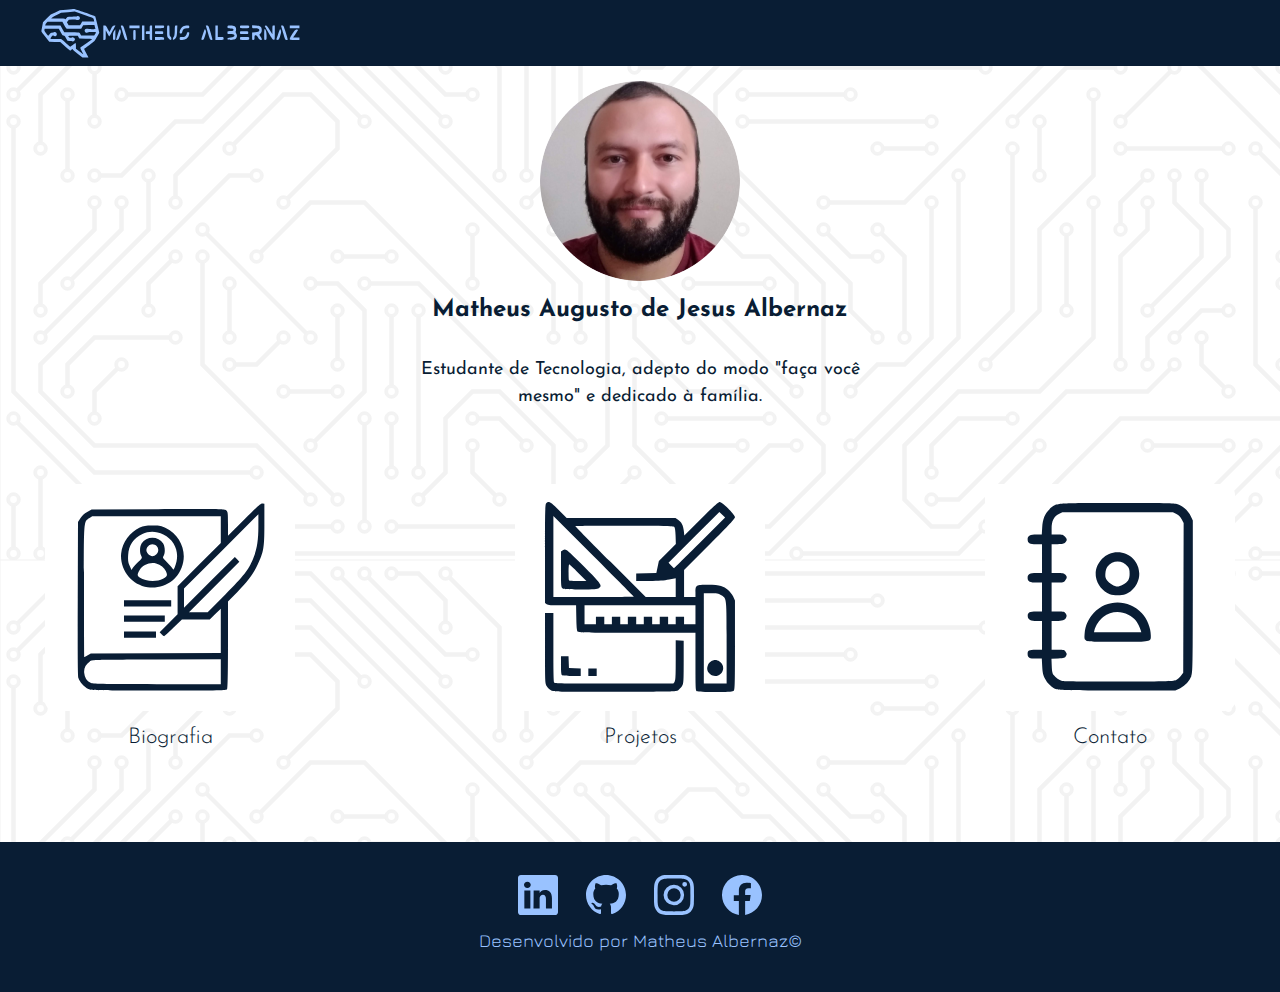
<file: index.html>
<!DOCTYPE html>
<html lang="pt-br">
	<head>
		<meta charset="UTF-8">
		<meta http-equiv="X-UA-Compatible" content="IE=edge">
		<meta name="viewport" content="width=device-width, initial-scale=1.0">
		<link rel="stylesheet" type="text/css" href="static/css/estilo.css">
		<link rel="stylesheet" href="static/css/bootstrap/css/bootstrap.min.css">
		<title>Home</title>
	</head>
	<body>
		<header class="cabecalho">
			<nav class="cabecalho-nav">
				<a href="index.html" class="link"><img src="static/images/logo.svg" alt="logo matheus albernaz"></a>
			</nav>
		</header>
		<main>
			<section class="secao-1">
				<img srcset='static/images/foto_perfil_150.png 150w, static/images/foto_perfil_200.png 200w' sizes="(max-width: 600px) 150px, 200px" alt="foto-perfil">
				<div class="secao-1-texto">
					<h1 class="secao-1-texto-titulo"><b>Matheus Augusto de Jesus Albernaz</b></h1>
					<br>
					<p class="secao-1-texto-paragrafo">Estudante de Tecnologia, adepto do modo "faça você mesmo" e dedicado à família.</p>
				</div>
			</section>
			<section class="secao-2">
				<figure class="secao-2-figura">
					<a class="secao-2-figura-img" href="biografia.html"><img class="img" src="static/images/biografia.svg" alt="foto-biografia"></a>
					<figcaption>Biografia</figcaption>
				</figure>
				<figure class="secao-2-figura">
					<a class="secao-2-figura-img" href="projetos.html"><img class="img" src="static/images/projeto.svg" alt="foto-projetos"></a>
					<figcaption>Projetos</figcaption>
				</figure>
				<figure class="secao-2-figura">
					<a class="secao-2-figura-img" href="contatos.html"><img class="img" src="static/images/livro-de-contato.svg" alt="foto-contatos"></a>
					<figcaption>Contato</figcaption>
				</figure>
			</section>
		</main>
		<footer class="rodape">
		<nav class="rodape-logos">
			<a class="link" href="https://www.linkedin.com/in/matheus-augusto-de-jesus-albernaz-918536216/" Target="_blank"><img class="rodape-logo" src="static/images/linkedin.svg" alt="logo-linkeind"></a>
			<a class="link" href="https://github.com/MatheusAJesus" Target="_blank"><img class="rodape-logo" src="static/images/github.svg" alt="logo-github"></a>
			<a class="link" href="https://www.instagram.com/mhs_jesus_woodcrafter/" Target="_blank"><img class="rodape-logo" src="static/images/instagram.svg" alt="logo-instagram"></a>
			<a class="link" href="https://www.facebook.com/samsmatheus" Target="_blank"><img class="rodape-logo" src="static/images/facebook.svg" alt="logo-facebook"></a>
		</nav>
			<h4 class="rodape-texto">Desenvolvido por Matheus Albernaz&copy;</h4>
		</footer>
	</body>
</html>
</file>
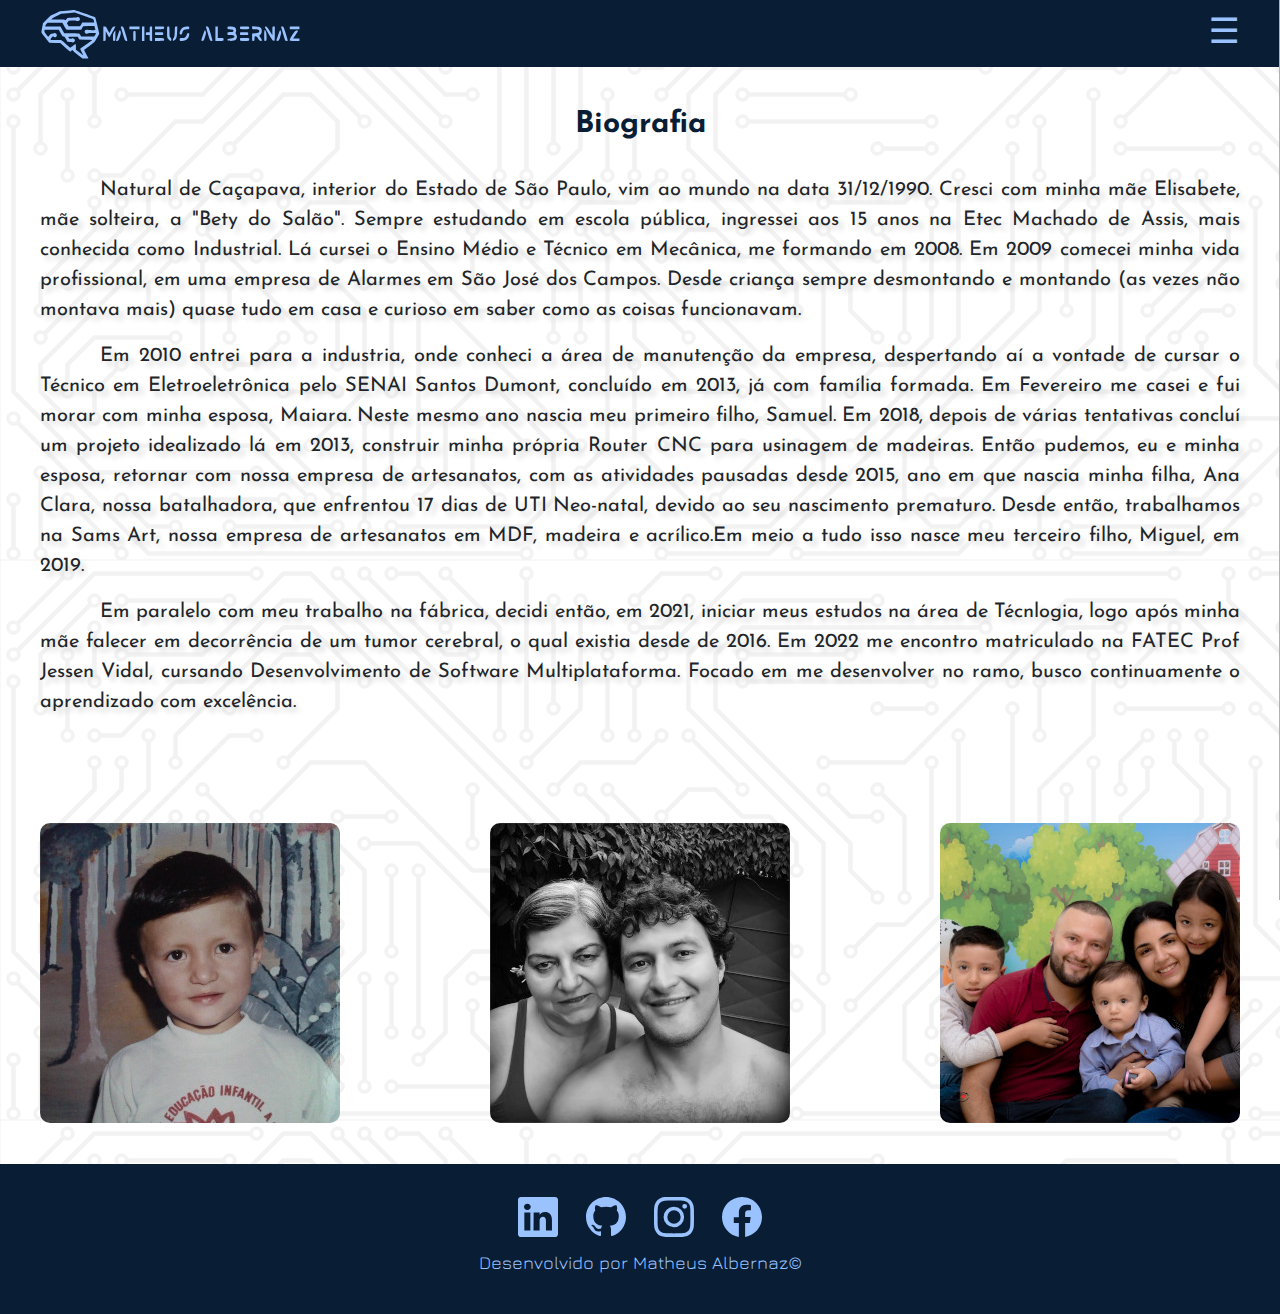
<file: biografia.html>
<!DOCTYPE html>
<html lang="pt-br">
	<head>
		<meta charset="UTF-8">
		<meta http-equiv="X-UA-Compatible" content="IE=edge">
		<meta name="viewport" content="width=device-width, initial-scale=1.0">
		<link rel="stylesheet" type="text/css" href="static/css/estilo2.css">
		<link rel="stylesheet" href="static/css/bootstrap/css/bootstrap.min.css">
		<title>Biografia</title>
	</head>
	<body>
		<header class="cabecalho">
			<nav class="cabecalho-nav">
				<a class="link" href="index.html"><img src="static/images/logo.svg" alt="logo matheus albernaz"></a>
				<div id="mySidenav" class="sidenav">
					<a href="javascript:void(0)" class="closebtn" onclick="closeNav()">&times;</a>
					<hr class="hr_black">
					<a href="index.html">Home</a>
					<hr class="hr_black">
					<a href="projetos.html">Projetos</a>
					<hr class="hr_black">           
					<a href="contatos.html">Contato</a>
					<hr class="hr_black">
				</div>
				<span class="icon_nav_style" onclick="openNav()">&#9776;</span>
		
				<script>
					function openNav() {
					document.getElementById("mySidenav").style.width = "250px";
					}
		
					function closeNav() {
					document.getElementById("mySidenav").style.width = "0";
					}
				</script>
			</nav>
		</header>
		<main>
			<section class="secao-1">
				<div class="secao-1-texto">
					<h1 class="secao-1-texto-titulo"><b>Biografia</b></h1>
					<br>
					<p class="secao-1-texto-paragrafo">Natural de Caçapava, interior do Estado de São Paulo, vim ao mundo na data 31/12/1990. Cresci com minha mãe Elisabete, mãe solteira, a "Bety do Salão". Sempre estudando em escola pública, ingressei aos 15 anos na Etec Machado de Assis, mais conhecida como Industrial. Lá cursei o Ensino Médio e Técnico em Mecânica, me formando em 2008. Em 2009 comecei minha vida profissional, em uma empresa de Alarmes em São José dos Campos. Desde criança sempre desmontando e montando (as vezes não montava mais) quase tudo em casa e curioso em saber como as coisas funcionavam. </p>
					<p class="secao-1-texto-paragrafo">Em 2010 entrei para a industria, onde conheci a área de manutenção da empresa, despertando aí a vontade de cursar o Técnico em Eletroeletrônica pelo SENAI Santos Dumont, concluído em 2013, já com família formada. Em Fevereiro me casei e fui morar com minha esposa, Maiara. Neste mesmo ano nascia meu primeiro filho, Samuel. Em 2018, depois de várias tentativas concluí um projeto idealizado lá em 2013, construir minha própria Router CNC para usinagem de madeiras. Então pudemos, eu e minha esposa, retornar com nossa empresa de artesanatos, com as atividades pausadas desde 2015, ano em que nascia minha filha, Ana Clara, nossa batalhadora, que enfrentou 17 dias de UTI Neo-natal, devido ao seu nascimento prematuro. Desde então, trabalhamos na Sams Art, nossa empresa de artesanatos em MDF, madeira e acrílico.Em meio a tudo isso nasce meu terceiro filho, Miguel, em 2019. </p>
					<p class="secao-1-texto-paragrafo">Em paralelo com meu trabalho na fábrica, decidi então, em 2021, iniciar meus estudos na área de Técnlogia, logo após minha mãe falecer em decorrência de um tumor cerebral, o qual existia desde de 2016. Em 2022 me encontro matriculado na FATEC Prof Jessen Vidal, cursando Desenvolvimento de Software Multiplataforma. Focado em me desenvolver no ramo, busco continuamente o aprendizado com excelência.</p>

				</div>
			</section>
			<section class="secao-2">
				<figure class="secao-2-figura">
					<img class="secao-2-figura-img" src="static/images/infância.jpg" alt="foto-biografia">
				</figure>
				<figure class="secao-2-figura">
					<img style="filter:grayscale(100%);" class="secao-2-figura-img" src="static/images/mae.jpg" alt="foto-biografia">
				</figure>
				<figure class="secao-2-figura">
					<img class="secao-2-figura-img" src="static/images/familia.jpg" alt="foto-biografia">
				</figure>
			</section>
		</main>
		<footer class="rodape">
			<nav class="rodape-logos">
				<a class="link" href="https://www.linkedin.com/in/matheus-augusto-de-jesus-albernaz-918536216/" Target="_blank"><img class="rodape-logo" src="static/images/linkedin.svg" alt="logo-linkeind"></a>
				<a class="link" href="https://github.com/MatheusAJesus" Target="_blank"><img class="rodape-logo" src="static/images/github.svg" alt="logo-github"></a>
				<a class="link" href="https://www.instagram.com/mhs_jesus_woodcrafter/" Target="_blank"><img class="rodape-logo" src="static/images/instagram.svg" alt="logo-instagram"></a>
				<a class="link" href="https://www.facebook.com/samsmatheus" Target="_blank"><img class="rodape-logo" src="static/images/facebook.svg" alt="logo-facebook"></a>
			</nav>
			<h4 class="rodape-texto">Desenvolvido por Matheus Albernaz&copy;</h4>
		</footer>
	</body>
</html>
</file>
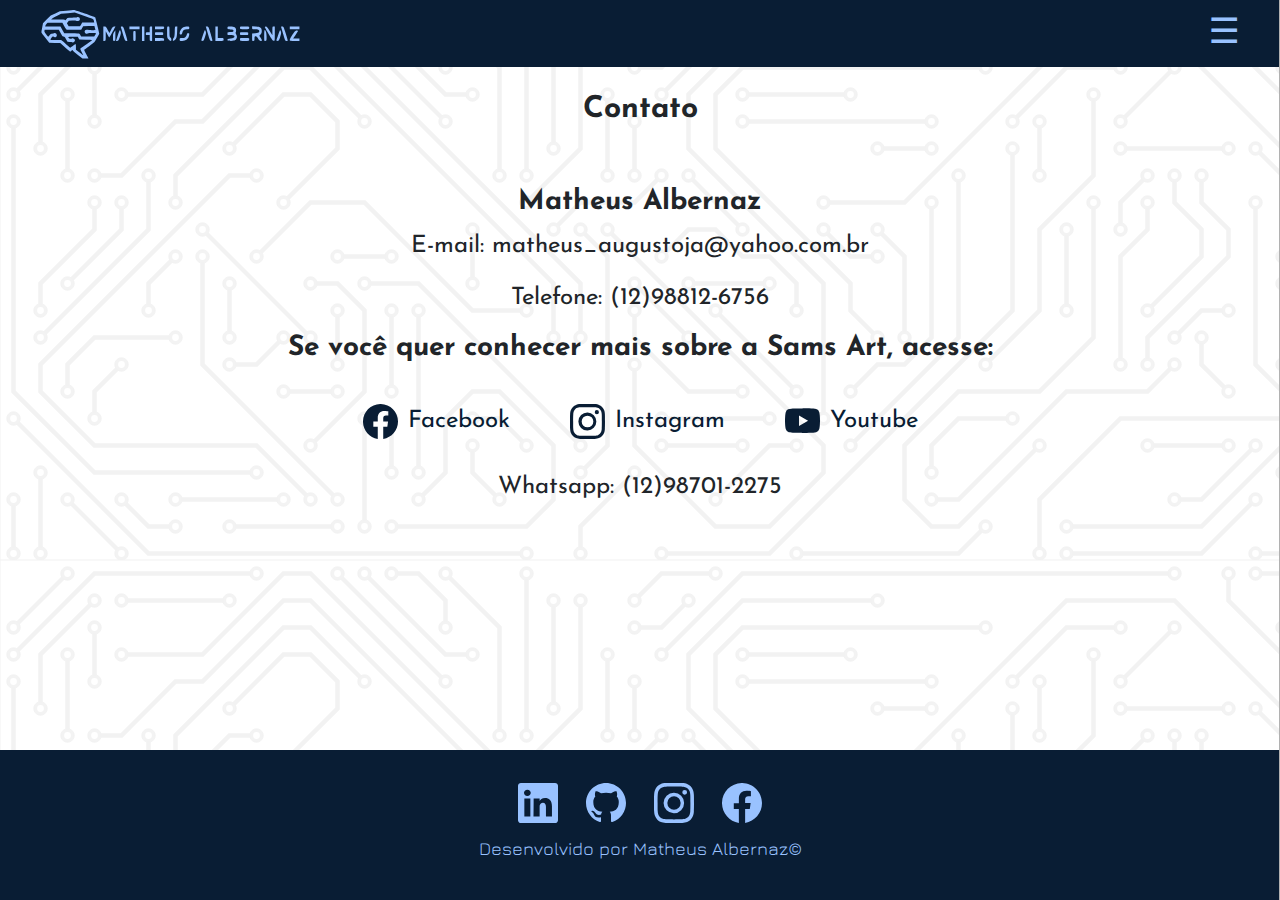
<file: contatos.html>
<!DOCTYPE html>
<html lang="pt-br">
	<head>
		<meta charset="UTF-8">
		<meta http-equiv="X-UA-Compatible" content="IE=edge">
		<meta name="viewport" content="width=device-width, initial-scale=1.0">
		<link rel="stylesheet" type="text/css" href="static/css/estilo2.css">
		<link rel="stylesheet" href="static/css/bootstrap/css/bootstrap.min.css">
		<title>Contatos</title>
	</head>
	<body>
		<header class="cabecalho">
			<nav class="cabecalho-nav">
				<a class="link" href="index.html"><img src="static/images/logo.svg" alt="logo matheus albernaz"></a>
				<div id="mySidenav" class="sidenav">
					<a href="javascript:void(0)" class="closebtn" onclick="closeNav()">&times;</a>
					<hr class="hr_black">
					<a href="index.html">Home</a>
					<hr class="hr_black">
					<a href="biografia.html">Biografia</a>
					<hr class="hr_black">           
					<a href="projetos.html">Projetos</a>
					<hr class="hr_black">
				</div>
				<span class="icon_nav_style" onclick="openNav()">&#9776;</span>
		
				<script>
					function openNav() {
					document.getElementById("mySidenav").style.width = "250px";
					}
		
					function closeNav() {
					document.getElementById("mySidenav").style.width = "0";
					}
				</script>
			</nav>
		</header>
		<main>
			<h1 class="secao-1-contatos-titulo"><b>Contato</b></h1>
			<section class="secao-2-contatos">
				<h2 class="secao-2-contatos-titulo">Matheus Albernaz</h2>
				<p class="secao-2-contatos-paragrafo">E-mail: matheus_augustoja@yahoo.com.br</p>
				<p class="secao-2-contatos-paragrafo">Telefone: (12)98812-6756</p>
				<h2 class="secao-2-contatos-titulo">Se você quer conhecer mais sobre a Sams Art, acesse:</h2>
				<div class="contatos-redes">				
					<a class="redes" href="https://facebook.com/samsartcacapava/" Target="_blank">
						<img class="logo" src="static/images/facebook2.svg" alt="logo-facebook">
						<p class="paragrafo-redes">Facebook</p>
					</a>
					<a class="redes" href="https://www.instagram.com/samsartcacapava/?hl=pt-br" Target="_blank">
						<img class="logo" src="static/images/instagram2.svg" alt="logo-instagram">
						<p class="paragrafo-redes">Instagram</p>
					</a>
					<a class="redes" href="https://www.youtube.com/channel/UC4AQsX1wzunQA8LZS2zuIKA" Target="_blank">
						<img class="logo" src="static/images/youtube.svg" alt="logo-youtube">
						<p class="paragrafo-redes">Youtube</p>
					</a>
				</div>
				<p class="secao-2-contatos-paragrafo">Whatsapp: (12)98701-2275</p>
			</section>
		</main>
		<footer class="rodape">
			<nav class="rodape-logos">
				<a class="link" href="https://www.linkedin.com/in/matheus-augusto-de-jesus-albernaz-918536216/" Target="_blank"><img class="rodape-logo" src="static/images/linkedin.svg" alt="logo-linkeind"></a>
				<a class="link" href="https://github.com/MatheusAJesus" Target="_blank"><img class="rodape-logo" src="static/images/github.svg" alt="logo-github"></a>
				<a class="link" href="https://www.instagram.com/mhs_jesus_woodcrafter/" Target="_blank"><img class="rodape-logo" src="static/images/instagram.svg" alt="logo-instagram"></a>
				<a class="link" href="https://www.facebook.com/samsmatheus" Target="_blank"><img class="rodape-logo" src="static/images/facebook.svg" alt="logo-facebook"></a>
			</nav>
			<h4 class="rodape-texto">Desenvolvido por Matheus Albernaz&copy;</h4>
		</footer>
	</body>
</html>
</file>
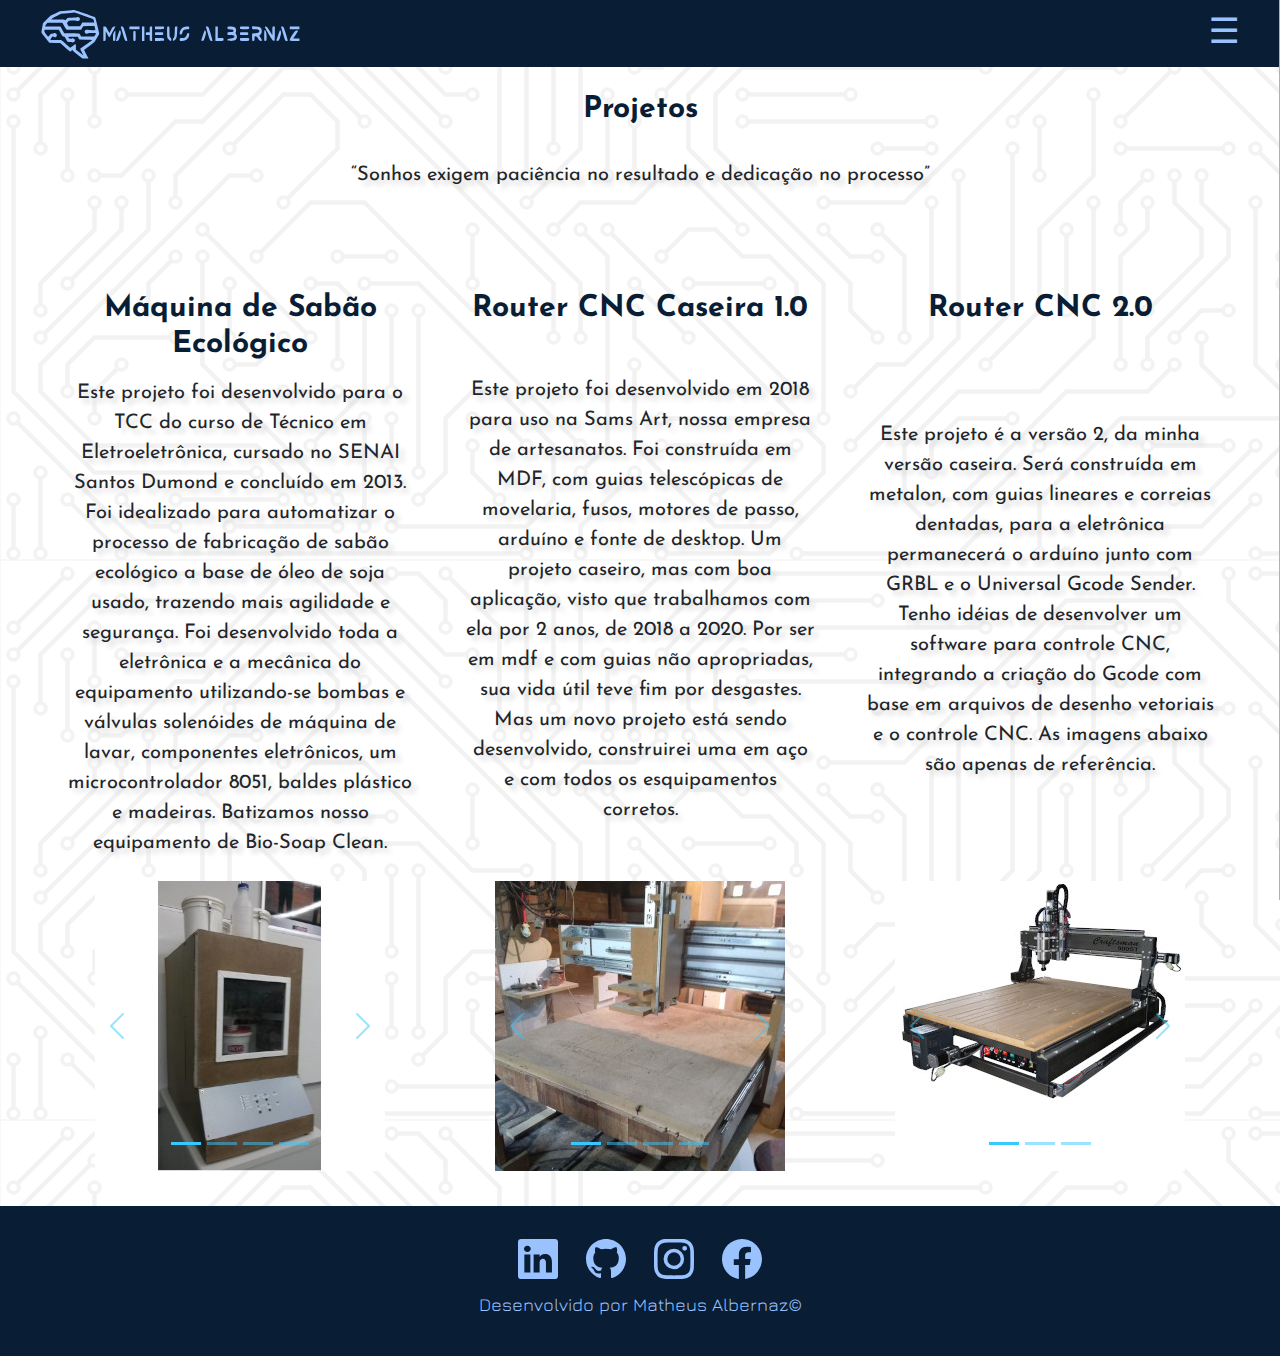
<file: projetos.html>
<!DOCTYPE html>
<html lang="pt-br">
	<head>
		<meta charset="UTF-8">
		<meta http-equiv="X-UA-Compatible" content="IE=edge">
		<meta name="viewport" content="width=device-width, initial-scale=1.0">
		<link rel="stylesheet" type="text/css" href="static/css/estilo2.css">
		<link rel="stylesheet" href="static/css/bootstrap/css/bootstrap.min.css">		
		<title>Projetos</title>
	</head>
	<body>
		<header class="cabecalho">
			<nav class="cabecalho-nav">
				<a class="link" href="index.html"><img src="static/images/logo.svg" 
				alt="logo matheus albernaz"></a>
				<div id="mySidenav" class="sidenav">
					<a href="javascript:void(0)" class="closebtn" onclick="closeNav()">&times;</a>
					<hr class="hr_black">
					<a href="index.html">Home</a>
					<hr class="hr_black">
					<a href="biografia.html">Biografia</a>
					<hr class="hr_black">           
					<a href="contatos.html">Contato</a>
					<hr class="hr_black">
				</div>
				<span class="icon_nav_style" onclick="openNav()">&#9776;</span>
		
				<script>
					function openNav() {
					document.getElementById("mySidenav").style.width = "250px";
					}
		
					function closeNav() {
					document.getElementById("mySidenav").style.width = "0";
					}
				</script>
			</nav>
		</header>
		<main>
			<section class="secao-1-projetos">
				<div class="secao-1-texto">
					<h1 class="secao-1-texto-titulo"><b>Projetos</b></h1>
					<br>
					<p class="secao-1-texto-paragrafo-projetos">“Sonhos exigem paciência no resultado e dedicação no processo”</p>
				</div>
			</section>
			<section class="secao-2-projetos">
				<div class="projetos">
					<h1 class="secao-1-texto-titulo">Máquina de Sabão Ecológico</h1>
					<p class="secao-1-texto-paragrafo-projetos">Este projeto foi desenvolvido para o TCC do curso de Técnico em Eletroeletrônica, cursado no SENAI Santos Dumond e concluído em 2013. Foi idealizado para automatizar o processo de fabricação de sabão ecológico a base de óleo de soja usado, trazendo mais agilidade e segurança. Foi desenvolvido toda a eletrônica e a mecânica do equipamento utilizando-se bombas e válvulas solenóides de máquina de lavar, componentes eletrônicos, um microcontrolador 8051, baldes plástico e madeiras. Batizamos nosso equipamento de Bio-Soap Clean.</p>
					<div class="projetos-imagens">
						<div class="carousel slide" data-bs-ride="carousel" id="carousel-1">
							<div class="carousel-inner">
								<div class="carousel-item active"><img class="w-100 d-block" src="static/images/maq sabao.jpg" alt="Slide Image"></div>
								<div class="carousel-item"><img class="w-100 d-block" src="static/images/maq sabao2.jpg" alt="Slide Image"></div>
								<div class="carousel-item"><img class="w-100 d-block" src="static/images/maq sabao 3.jpg" alt="Slide Image"></div>
								<div class="carousel-item"><img class="w-100 d-block" src="static/images/sabao.jpg" alt="Slide Image"></div>
							</div>
							<div><a class="carousel-control-prev" href="#carousel-1" role="button" data-bs-slide="prev"><span class="carousel-control-prev-icon"></span><span class="visually-hidden">Previous</span></a><a class="carousel-control-next" href="#carousel-1" role="button" data-bs-slide="next"><span class="carousel-control-next-icon"></span><span class="visually-hidden">Next</span></a></div>
							<ol class="carousel-indicators">
								<li data-bs-target="#carousel-1" data-bs-slide-to="0" class="active"></li>
								<li data-bs-target="#carousel-1" data-bs-slide-to="1"></li>
								<li data-bs-target="#carousel-1" data-bs-slide-to="2"></li>
								<li data-bs-target="#carousel-1" data-bs-slide-to="3"></li>
							</ol>
						</div>
					</div>
				</div>
				<div class="projetos">
					<h1 class="secao-1-texto-titulo">Router CNC Caseira 1.0</h1>
					<p class="secao-1-texto-paragrafo-projetos">Este projeto foi desenvolvido em 2018 para uso na Sams Art, nossa empresa de artesanatos. Foi construída em MDF, com guias telescópicas de movelaria, fusos, motores de passo, arduíno e fonte de desktop. Um projeto caseiro, mas com boa aplicação, visto que trabalhamos com ela por 2 anos, de 2018 a 2020. Por ser em mdf e com guias não apropriadas, sua vida útil teve fim por desgastes. Mas um novo projeto está sendo desenvolvido, construirei uma em aço e com todos os esquipamentos corretos.</p>
					<div class="projetos-imagens">
						<div class="carousel slide" data-bs-ride="carousel" id="carousel-2">
							<div class="carousel-inner">
								<div class="carousel-item active"><img class="w-100 d-block" src="static/images/router-completa.jpg" alt="Slide Image"></div>
								<div class="carousel-item"><img class="w-100 d-block" src="static/images/router-trilhos.png" alt="Slide Image"></div>
								<div class="carousel-item"><img class="w-100 d-block" src="static/images/router-tupia.png" alt="Slide Image"></div>
								<div class="carousel-item"><img class="w-100 d-block" src="static/images/mini-cnc.jpg" alt="Slide Image"></div>
							</div>
							<div><a class="carousel-control-prev" href="#carousel-2" role="button" data-bs-slide="prev"><span class="carousel-control-prev-icon"></span><span class="visually-hidden">Previous</span></a><a class="carousel-control-next" href="#carousel-2" role="button" data-bs-slide="next"><span class="carousel-control-next-icon"></span><span class="visually-hidden">Next</span></a></div>
							<ol class="carousel-indicators">
								<li data-bs-target="#carousel-2" data-bs-slide-to="0" class="active"></li>
								<li data-bs-target="#carousel-2" data-bs-slide-to="1" ></li>
								<li data-bs-target="#carousel-2" data-bs-slide-to="2" ></li>
								<li data-bs-target="#carousel-2" data-bs-slide-to="3" ></li>
							</ol>
						</div>
					</div>
				</div>
				<div class="projetos">
					<h1 class="secao-1-texto-titulo">Router CNC 2.0</h1>
					<p class="secao-1-texto-paragrafo-projetos">Este projeto é a versão 2, da minha versão caseira. Será construída em metalon, com guias lineares e correias dentadas, para a eletrônica permanecerá o arduíno junto com GRBL e o Universal Gcode Sender. Tenho idéias de desenvolver um software para controle CNC, integrando a criação do Gcode com base em arquivos de desenho vetoriais e o controle CNC. As imagens abaixo são apenas de referência. </p>
					<div class="projetos-imagens">
						<div class="carousel slide" data-bs-ride="carousel" id="carousel-3">
							<div class="carousel-inner">
								<div class="carousel-item active"><img class="w-100 d-block" src="static/images/router2 ref.jpg" alt="Slide Image"></div>
								<div class="carousel-item"><img class="w-100 d-block" src="static/images/router2 ref2.jpg" alt="Slide Image"></div>
								<div class="carousel-item"><img class="w-100 d-block" src="static/images/router2 ref3.jpg" alt="Slide Image"></div>
							</div>
							<div><a class="carousel-control-prev" href="#carousel-3" role="button" data-bs-slide="prev"><span class="carousel-control-prev-icon"></span><span class="visually-hidden">Previous</span></a><a class="carousel-control-next" href="#carousel-3" role="button" data-bs-slide="next"><span class="carousel-control-next-icon"></span><span class="visually-hidden">Next</span></a></div>
							<ol class="carousel-indicators">
								<li data-bs-target="#carousel-3" data-bs-slide-to="0" class="active"></li>
								<li data-bs-target="#carousel-3" data-bs-slide-to="1" ></li>
								<li data-bs-target="#carousel-3" data-bs-slide-to="2" ></li>
							</ol>
						</div>	
					</div>
				</div>
			</section>
		</main>
		<footer class="rodape">
			<nav class="rodape-logos">
				<a class="link" href="https://www.linkedin.com/in/matheus-augusto-de-jesus-albernaz-918536216/" Target="_blank"><img class="rodape-logo" src="static/images/linkedin.svg" alt="logo-linkeind"></a>
				<a  class="link" href="https://github.com/MatheusAJesus" Target="_blank"><img class="rodape-logo" src="static/images/github.svg" alt="logo-github"></a>
				<a class="link" href="https://www.instagram.com/mhs_jesus_woodcrafter/" Target="_blank"><img class="rodape-logo" src="static/images/instagram.svg" alt="logo-instagram"></a>
				<a class="link" href="https://www.facebook.com/samsmatheus" Target="_blank"><img class="rodape-logo" src="static/images/facebook.svg" alt="logo-facebook"></a>
			</nav>
			<h4 class="rodape-texto">Desenvolvido por Matheus Albernaz&copy;</h4>
		</footer>
		<script src="static/css/bootstrap/js/bootstrap.min.js"></script>
	</body>
</html>
</file>
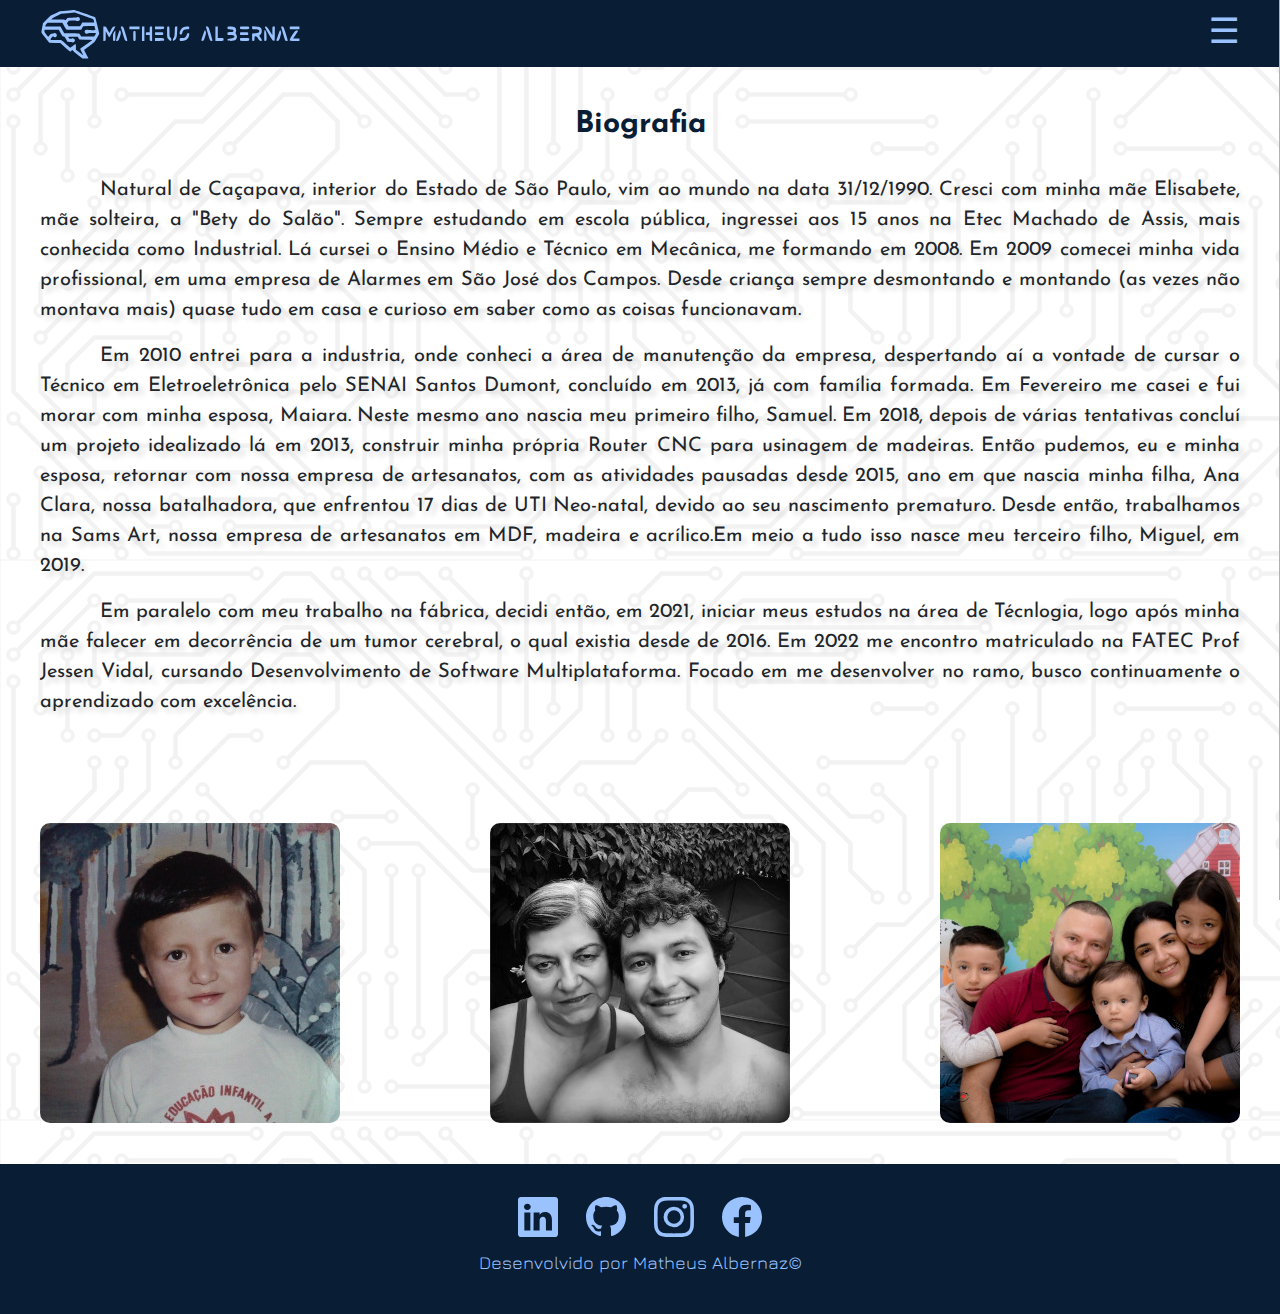
<file: templates/biografia.html>
<!DOCTYPE html>
<html lang="pt-br">
	<head>
		<meta charset="UTF-8">
		<meta http-equiv="X-UA-Compatible" content="IE=edge">
		<meta name="viewport" content="width=device-width, initial-scale=1.0">
		<link rel="stylesheet" type="text/css" href="../static/css/estilo2.css">
		<link rel="stylesheet" href="../static/css/bootstrap/css/bootstrap.min.css">
		<title>Biografia</title>
	</head>
	<body>
		<header class="cabecalho">
			<nav class="cabecalho-nav">
				<a class="link" href="/"><img src="../static/images/logo.svg" alt="logo matheus albernaz"></a>
				<div id="mySidenav" class="sidenav">
					<a href="javascript:void(0)" class="closebtn" onclick="closeNav()">&times;</a>
					<hr class="hr_black">
					<a href="/">Home</a>
					<hr class="hr_black">
					<a href="/projetos">Projetos</a>
					<hr class="hr_black">           
					<a href="/contatos">Contato</a>
					<hr class="hr_black">
				</div>
				<span class="icon_nav_style" onclick="openNav()">&#9776;</span>
		
				<script>
					function openNav() {
					document.getElementById("mySidenav").style.width = "250px";
					}
		
					function closeNav() {
					document.getElementById("mySidenav").style.width = "0";
					}
				</script>
			</nav>
		</header>
		<main>
			<section class="secao-1">
				<div class="secao-1-texto">
					<h1 class="secao-1-texto-titulo"><b>Biografia</b></h1>
					<br>
					<p class="secao-1-texto-paragrafo">Natural de Caçapava, interior do Estado de São Paulo, vim ao mundo na data 31/12/1990. Cresci com minha mãe Elisabete, mãe solteira, a "Bety do Salão". Sempre estudando em escola pública, ingressei aos 15 anos na Etec Machado de Assis, mais conhecida como Industrial. Lá cursei o Ensino Médio e Técnico em Mecânica, me formando em 2008. Em 2009 comecei minha vida profissional, em uma empresa de Alarmes em São José dos Campos. Desde criança sempre desmontando e montando (as vezes não montava mais) quase tudo em casa e curioso em saber como as coisas funcionavam. </p>
					<p class="secao-1-texto-paragrafo">Em 2010 entrei para a industria, onde conheci a área de manutenção da empresa, despertando aí a vontade de cursar o Técnico em Eletroeletrônica pelo SENAI Santos Dumont, concluído em 2013, já com família formada. Em Fevereiro me casei e fui morar com minha esposa, Maiara. Neste mesmo ano nascia meu primeiro filho, Samuel. Em 2018, depois de várias tentativas concluí um projeto idealizado lá em 2013, construir minha própria Router CNC para usinagem de madeiras. Então pudemos, eu e minha esposa, retornar com nossa empresa de artesanatos, com as atividades pausadas desde 2015, ano em que nascia minha filha, Ana Clara, nossa batalhadora, que enfrentou 17 dias de UTI Neo-natal, devido ao seu nascimento prematuro. Desde então, trabalhamos na Sams Art, nossa empresa de artesanatos em MDF, madeira e acrílico.Em meio a tudo isso nasce meu terceiro filho, Miguel, em 2019. </p>
					<p class="secao-1-texto-paragrafo">Em paralelo com meu trabalho na fábrica, decidi então, em 2021, iniciar meus estudos na área de Técnlogia, logo após minha mãe falecer em decorrência de um tumor cerebral, o qual existia desde de 2016. Em 2022 me encontro matriculado na FATEC Prof Jessen Vidal, cursando Desenvolvimento de Software Multiplataforma. Focado em me desenvolver no ramo, busco continuamente o aprendizado com excelência.</p>

				</div>
			</section>
			<section class="secao-2">
				<figure class="secao-2-figura">
					<img class="secao-2-figura-img" src="../static/images/infância.jpg" alt="foto-biografia">
				</figure>
				<figure class="secao-2-figura">
					<img style="filter:grayscale(100%);" class="secao-2-figura-img" src="../static/images/mae.jpg" alt="foto-biografia">
				</figure>
				<figure class="secao-2-figura">
					<img class="secao-2-figura-img" src="../static/images/familia.jpg" alt="foto-biografia">
				</figure>
			</section>
		</main>
		<footer class="rodape">
			<nav class="rodape-logos">
				<a class="link" href="https://www.linkedin.com/in/matheus-augusto-de-jesus-albernaz-918536216/" Target="_blank"><img class="rodape-logo" src="../static/images/linkedin.svg" alt="logo-linkeind"></a>
				<a class="link" href="https://github.com/MatheusAJesus" Target="_blank"><img class="rodape-logo" src="../static/images/github.svg" alt="logo-github"></a>
				<a class="link" href="https://www.instagram.com/mhs_jesus_woodcrafter/" Target="_blank"><img class="rodape-logo" src="../static/images/instagram.svg" alt="logo-instagram"></a>
				<a class="link" href="https://www.facebook.com/samsmatheus" Target="_blank"><img class="rodape-logo" src="../static/images/facebook.svg" alt="logo-facebook"></a>
			</nav>
			<h4 class="rodape-texto">Desenvolvido por Matheus Albernaz&copy;</h4>
		</footer>
	</body>
</html>
</file>
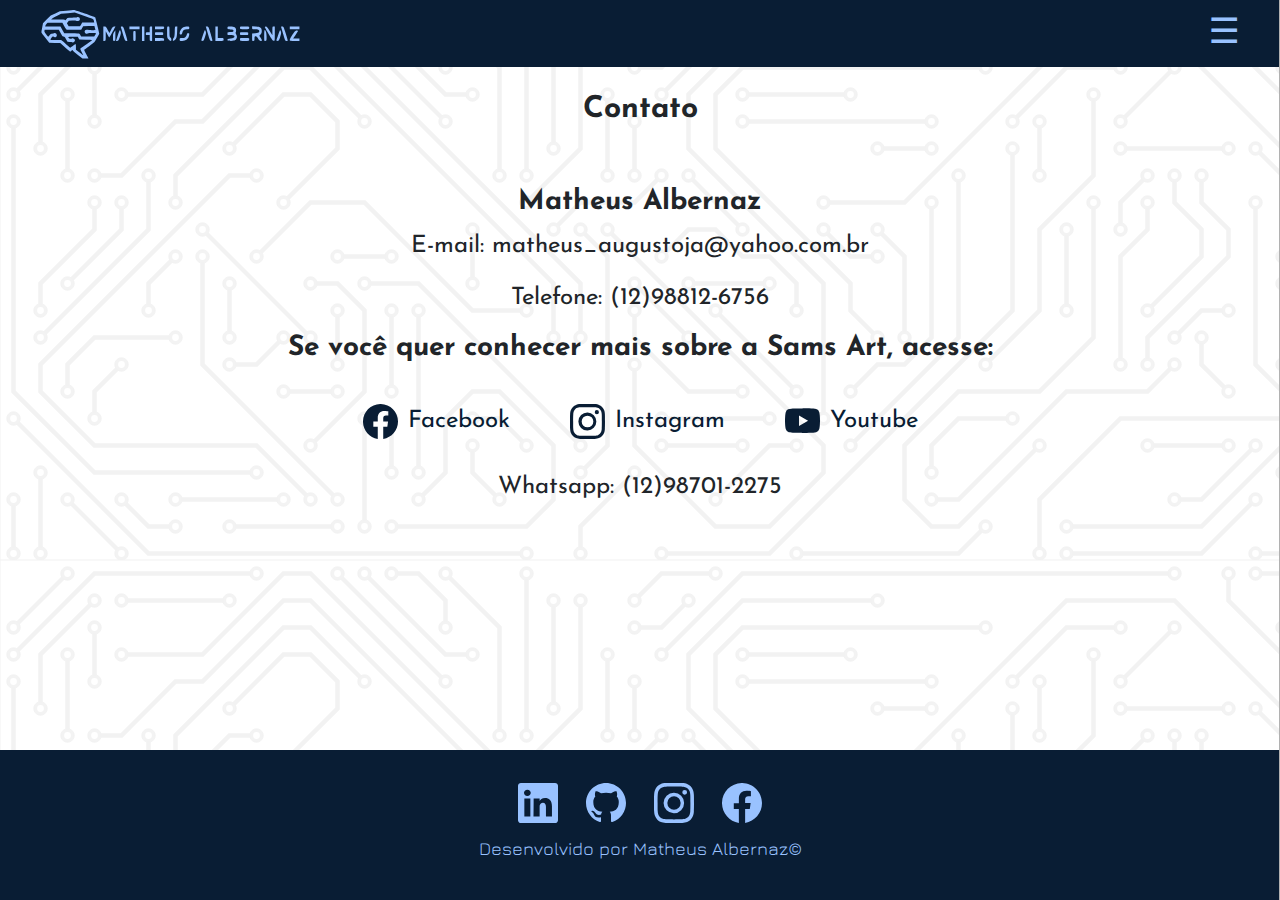
<file: templates/contatos.html>
<!DOCTYPE html>
<html lang="pt-br">
	<head>
		<meta charset="UTF-8">
		<meta http-equiv="X-UA-Compatible" content="IE=edge">
		<meta name="viewport" content="width=device-width, initial-scale=1.0">
		<link rel="stylesheet" type="text/css" href="../static/css/estilo2.css">
		<link rel="stylesheet" href="../static/css/bootstrap/css/bootstrap.min.css">
		<title>Contatos</title>
	</head>
	<body>
		<header class="cabecalho">
			<nav class="cabecalho-nav">
				<a class="link" href="/"><img src="../static/images/logo.svg" alt="logo matheus albernaz"></a>
				<div id="mySidenav" class="sidenav">
					<a href="javascript:void(0)" class="closebtn" onclick="closeNav()">&times;</a>
					<hr class="hr_black">
					<a href="/">Home</a>
					<hr class="hr_black">
					<a href="/biografia">Biografia</a>
					<hr class="hr_black">           
					<a href="/projetos">Projetos</a>
					<hr class="hr_black">
				</div>
				<span class="icon_nav_style" onclick="openNav()">&#9776;</span>
		
				<script>
					function openNav() {
					document.getElementById("mySidenav").style.width = "250px";
					}
		
					function closeNav() {
					document.getElementById("mySidenav").style.width = "0";
					}
				</script>
			</nav>
		</header>
		<main>
			<h1 class="secao-1-contatos-titulo"><b>Contato</b></h1>
			<section class="secao-2-contatos">
				<h2 class="secao-2-contatos-titulo">Matheus Albernaz</h2>
				<p class="secao-2-contatos-paragrafo">E-mail: matheus_augustoja@yahoo.com.br</p>
				<p class="secao-2-contatos-paragrafo">Telefone: (12)98812-6756</p>
				<h2 class="secao-2-contatos-titulo">Se você quer conhecer mais sobre a Sams Art, acesse:</h2>
				<div class="contatos-redes">				
					<a class="redes" href="https://facebook.com/samsartcacapava/" Target="_blank">
						<img class="logo" src="../static/images/facebook2.svg" alt="logo-facebook">
						<p class="paragrafo-redes">Facebook</p>
					</a>
					<a class="redes" href="https://www.instagram.com/samsartcacapava/?hl=pt-br" Target="_blank">
						<img class="logo" src="../static/images/instagram2.svg" alt="logo-instagram">
						<p class="paragrafo-redes">Instagram</p>
					</a>
					<a class="redes" href="https://www.youtube.com/channel/UC4AQsX1wzunQA8LZS2zuIKA" Target="_blank">
						<img class="logo" src="../static/images/youtube.svg" alt="logo-youtube">
						<p class="paragrafo-redes">Youtube</p>
					</a>
				</div>
				<p class="secao-2-contatos-paragrafo">Whatsapp: (12)98701-2275</p>
			</section>
		</main>
		<footer class="rodape">
			<nav class="rodape-logos">
				<a class="link" href="https://www.linkedin.com/in/matheus-augusto-de-jesus-albernaz-918536216/" Target="_blank"><img class="rodape-logo" src="../static/images/linkedin.svg" alt="logo-linkeind"></a>
				<a class="link" href="https://github.com/MatheusAJesus" Target="_blank"><img class="rodape-logo" src="../static/images/github.svg" alt="logo-github"></a>
				<a class="link" href="https://www.instagram.com/mhs_jesus_woodcrafter/" Target="_blank"><img class="rodape-logo" src="../static/images/instagram.svg" alt="logo-instagram"></a>
				<a class="link" href="https://www.facebook.com/samsmatheus" Target="_blank"><img class="rodape-logo" src="../static/images/facebook.svg" alt="logo-facebook"></a>
			</nav>
			<h4 class="rodape-texto">Desenvolvido por Matheus Albernaz&copy;</h4>
		</footer>
	</body>
</html>
</file>
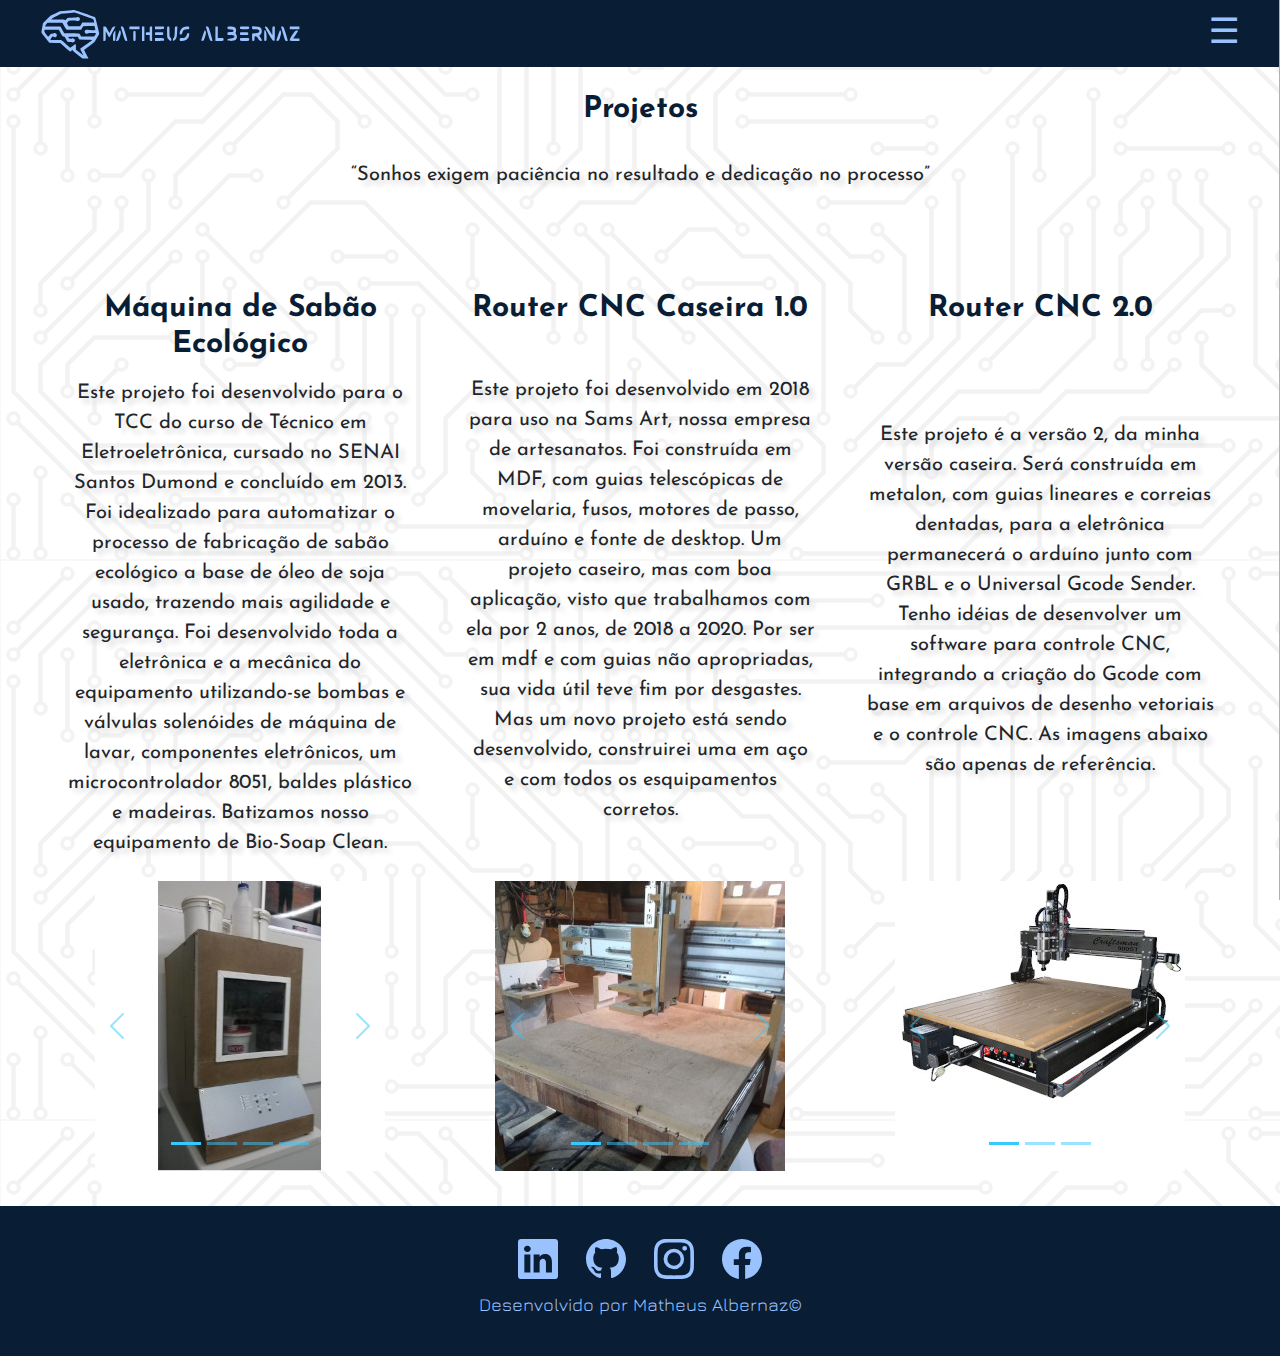
<file: templates/projetos.html>
<!DOCTYPE html>
<html lang="pt-br">
	<head>
		<meta charset="UTF-8">
		<meta http-equiv="X-UA-Compatible" content="IE=edge">
		<meta name="viewport" content="width=device-width, initial-scale=1.0">
		<link rel="stylesheet" type="text/css" href="../static/css/estilo2.css">
		<link rel="stylesheet" href="../static/css/bootstrap/css/bootstrap.min.css">		
		<title>Projetos</title>
	</head>
	<body>
		<header class="cabecalho">
			<nav class="cabecalho-nav">
				<a class="link" href="/"><img src="../static/images/logo.svg" 
				alt="logo matheus albernaz"></a>
				<div id="mySidenav" class="sidenav">
					<a href="javascript:void(0)" class="closebtn" onclick="closeNav()">&times;</a>
					<hr class="hr_black">
					<a href="/">Home</a>
					<hr class="hr_black">
					<a href="/biografia">Biografia</a>
					<hr class="hr_black">           
					<a href="/contatos">Contato</a>
					<hr class="hr_black">
				</div>
				<span class="icon_nav_style" onclick="openNav()">&#9776;</span>
		
				<script>
					function openNav() {
					document.getElementById("mySidenav").style.width = "250px";
					}
		
					function closeNav() {
					document.getElementById("mySidenav").style.width = "0";
					}
				</script>
			</nav>
		</header>
		<main>
			<section class="secao-1-projetos">
				<div class="secao-1-texto">
					<h1 class="secao-1-texto-titulo"><b>Projetos</b></h1>
					<br>
					<p class="secao-1-texto-paragrafo-projetos">“Sonhos exigem paciência no resultado e dedicação no processo”</p>
				</div>
			</section>
			<section class="secao-2-projetos">
				<div class="projetos">
					<h1 class="secao-1-texto-titulo">Máquina de Sabão Ecológico</h1>
					<p class="secao-1-texto-paragrafo-projetos">Este projeto foi desenvolvido para o TCC do curso de Técnico em Eletroeletrônica, cursado no SENAI Santos Dumond e concluído em 2013. Foi idealizado para automatizar o processo de fabricação de sabão ecológico a base de óleo de soja usado, trazendo mais agilidade e segurança. Foi desenvolvido toda a eletrônica e a mecânica do equipamento utilizando-se bombas e válvulas solenóides de máquina de lavar, componentes eletrônicos, um microcontrolador 8051, baldes plástico e madeiras. Batizamos nosso equipamento de Bio-Soap Clean.</p>
					<div class="projetos-imagens">
						<div class="carousel slide" data-bs-ride="carousel" id="carousel-1">
							<div class="carousel-inner">
								<div class="carousel-item active"><img class="w-100 d-block" src="../static/images/maq sabao.jpg" alt="Slide Image"></div>
								<div class="carousel-item"><img class="w-100 d-block" src="../static/images/maq sabao2.jpg" alt="Slide Image"></div>
								<div class="carousel-item"><img class="w-100 d-block" src="../static/images/maq sabao 3.jpg" alt="Slide Image"></div>
								<div class="carousel-item"><img class="w-100 d-block" src="../static/images/sabao.jpg" alt="Slide Image"></div>
							</div>
							<div><a class="carousel-control-prev" href="#carousel-1" role="button" data-bs-slide="prev"><span class="carousel-control-prev-icon"></span><span class="visually-hidden">Previous</span></a><a class="carousel-control-next" href="#carousel-1" role="button" data-bs-slide="next"><span class="carousel-control-next-icon"></span><span class="visually-hidden">Next</span></a></div>
							<ol class="carousel-indicators">
								<li data-bs-target="#carousel-1" data-bs-slide-to="0" class="active"></li>
								<li data-bs-target="#carousel-1" data-bs-slide-to="1"></li>
								<li data-bs-target="#carousel-1" data-bs-slide-to="2"></li>
								<li data-bs-target="#carousel-1" data-bs-slide-to="3"></li>
							</ol>
						</div>
					</div>
				</div>
				<div class="projetos">
					<h1 class="secao-1-texto-titulo">Router CNC Caseira 1.0</h1>
					<p class="secao-1-texto-paragrafo-projetos">Este projeto foi desenvolvido em 2018 para uso na Sams Art, nossa empresa de artesanatos. Foi construída em MDF, com guias telescópicas de movelaria, fusos, motores de passo, arduíno e fonte de desktop. Um projeto caseiro, mas com boa aplicação, visto que trabalhamos com ela por 2 anos, de 2018 a 2020. Por ser em mdf e com guias não apropriadas, sua vida útil teve fim por desgastes. Mas um novo projeto está sendo desenvolvido, construirei uma em aço e com todos os esquipamentos corretos.</p>
					<div class="projetos-imagens">
						<div class="carousel slide" data-bs-ride="carousel" id="carousel-2">
							<div class="carousel-inner">
								<div class="carousel-item active"><img class="w-100 d-block" src="../static/images/router-completa.jpg" alt="Slide Image"></div>
								<div class="carousel-item"><img class="w-100 d-block" src="../static/images/router-trilhos.png" alt="Slide Image"></div>
								<div class="carousel-item"><img class="w-100 d-block" src="../static/images/router-tupia.png" alt="Slide Image"></div>
								<div class="carousel-item"><img class="w-100 d-block" src="../static/images/mini-cnc.jpg" alt="Slide Image"></div>
							</div>
							<div><a class="carousel-control-prev" href="#carousel-2" role="button" data-bs-slide="prev"><span class="carousel-control-prev-icon"></span><span class="visually-hidden">Previous</span></a><a class="carousel-control-next" href="#carousel-2" role="button" data-bs-slide="next"><span class="carousel-control-next-icon"></span><span class="visually-hidden">Next</span></a></div>
							<ol class="carousel-indicators">
								<li data-bs-target="#carousel-2" data-bs-slide-to="0" class="active"></li>
								<li data-bs-target="#carousel-2" data-bs-slide-to="1" ></li>
								<li data-bs-target="#carousel-2" data-bs-slide-to="2" ></li>
								<li data-bs-target="#carousel-2" data-bs-slide-to="3" ></li>
							</ol>
						</div>
					</div>
				</div>
				<div class="projetos">
					<h1 class="secao-1-texto-titulo">Router CNC 2.0</h1>
					<p class="secao-1-texto-paragrafo-projetos">Este projeto é a versão 2, da minha versão caseira. Será construída em metalon, com guias lineares e correias dentadas, para a eletrônica permanecerá o arduíno junto com GRBL e o Universal Gcode Sender. Tenho idéias de desenvolver um software para controle CNC, integrando a criação do Gcode com base em arquivos de desenho vetoriais e o controle CNC. As imagens abaixo são apenas de referência. </p>
					<div class="projetos-imagens">
						<div class="carousel slide" data-bs-ride="carousel" id="carousel-3">
							<div class="carousel-inner">
								<div class="carousel-item active"><img class="w-100 d-block" src="../static/images/router2 ref.jpg" alt="Slide Image"></div>
								<div class="carousel-item"><img class="w-100 d-block" src="../static/images/router2 ref2.jpg" alt="Slide Image"></div>
								<div class="carousel-item"><img class="w-100 d-block" src="../static/images/router2 ref3.jpg" alt="Slide Image"></div>
							</div>
							<div><a class="carousel-control-prev" href="#carousel-3" role="button" data-bs-slide="prev"><span class="carousel-control-prev-icon"></span><span class="visually-hidden">Previous</span></a><a class="carousel-control-next" href="#carousel-3" role="button" data-bs-slide="next"><span class="carousel-control-next-icon"></span><span class="visually-hidden">Next</span></a></div>
							<ol class="carousel-indicators">
								<li data-bs-target="#carousel-3" data-bs-slide-to="0" class="active"></li>
								<li data-bs-target="#carousel-3" data-bs-slide-to="1" ></li>
								<li data-bs-target="#carousel-3" data-bs-slide-to="2" ></li>
							</ol>
						</div>	
					</div>
				</div>
			</section>
		</main>
		<footer class="rodape">
			<nav class="rodape-logos">
				<a class="link" href="https://www.linkedin.com/in/matheus-augusto-de-jesus-albernaz-918536216/" Target="_blank"><img class="rodape-logo" src="../static/images/linkedin.svg" alt="logo-linkeind"></a>
				<a  class="link" href="https://github.com/MatheusAJesus" Target="_blank"><img class="rodape-logo" src="../static/images/github.svg" alt="logo-github"></a>
				<a class="link" href="https://www.instagram.com/mhs_jesus_woodcrafter/" Target="_blank"><img class="rodape-logo" src="../static/images/instagram.svg" alt="logo-instagram"></a>
				<a class="link" href="https://www.facebook.com/samsmatheus" Target="_blank"><img class="rodape-logo" src="../static/images/facebook.svg" alt="logo-facebook"></a>
			</nav>
			<h4 class="rodape-texto">Desenvolvido por Matheus Albernaz&copy;</h4>
		</footer>
		<script src="../static/css/bootstrap/js/bootstrap.min.js"></script>
	</body>
</html>
</file>
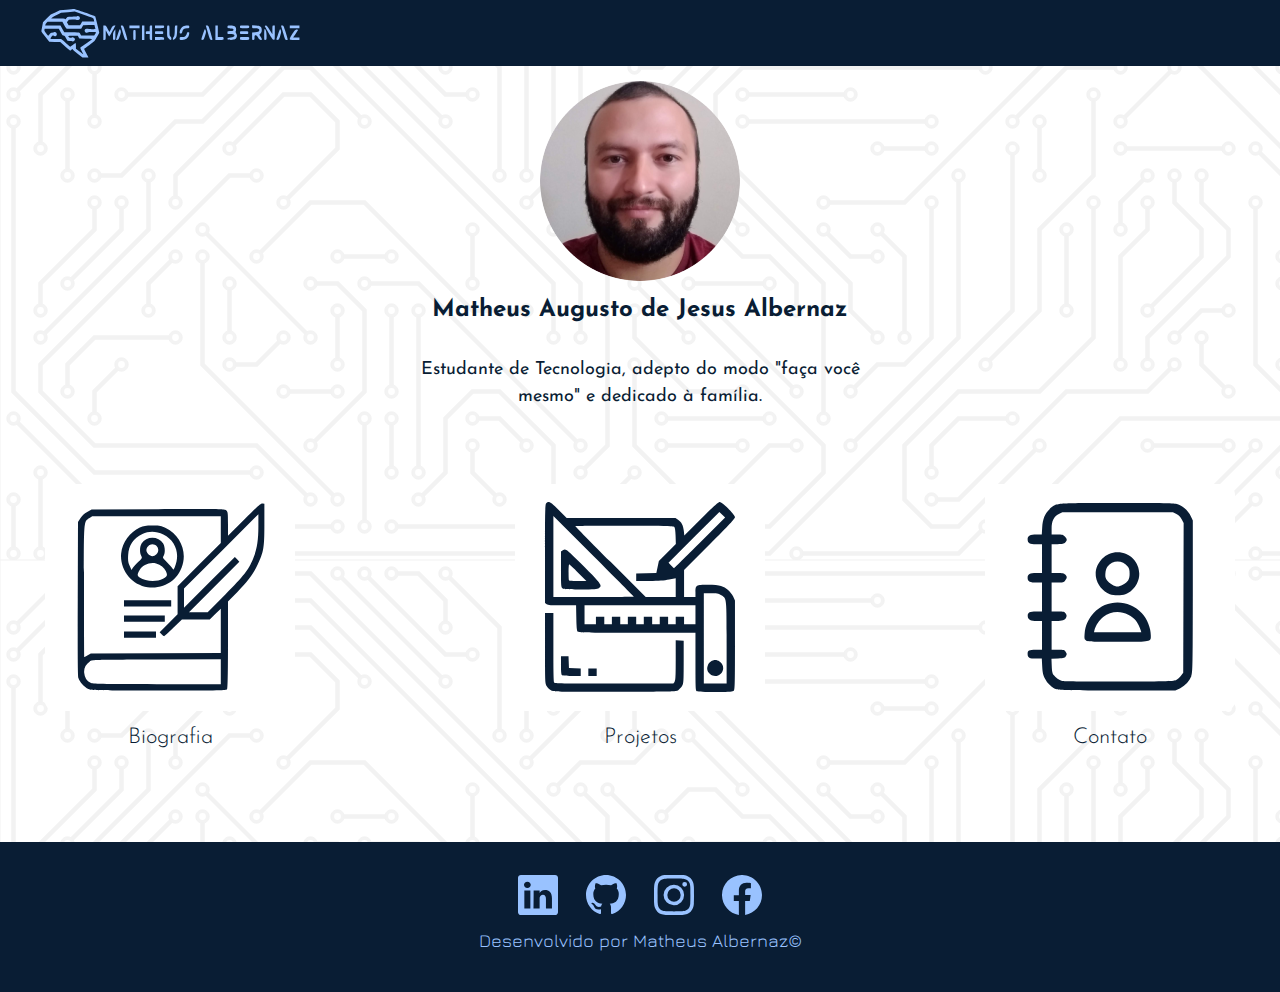
<file: src/templates/home.html>
<!DOCTYPE html>
<html lang="pt-br">
	<head>
		<meta charset="UTF-8">
		<meta http-equiv="X-UA-Compatible" content="IE=edge">
		<meta name="viewport" content="width=device-width, initial-scale=1.0">
		<link rel="stylesheet" type="text/css" href="../static/css/estilo.css">
		<link rel="stylesheet" href="../static/css/bootstrap/css/bootstrap.min.css">
		<title>Home</title>
	</head>
	<body>
		<header class="cabecalho">
			<nav class="cabecalho-nav">
				<a href="/" class="link"><img src="../static/images/logo.svg" alt="logo matheus albernaz"></a>
			</nav>
		</header>
		<main>
			<section class="secao-1">
				<img srcset='../static/images/foto_perfil_150.png 150w, ../static/images/foto_perfil_200.png 200w' sizes="(max-width: 600px) 150px, 200px" alt="foto-perfil">
				<div class="secao-1-texto">
					<h1 class="secao-1-texto-titulo"><b>Matheus Augusto de Jesus Albernaz</b></h1>
					<br>
					<p class="secao-1-texto-paragrafo">Estudante de Tecnologia, adepto do modo "faça você mesmo" e dedicado à família.</p>
				</div>
			</section>
			<section class="secao-2">
				<figure class="secao-2-figura">
					<a class="secao-2-figura-img" href="/biografia"><img class="img" src="../static/images/biografia.svg" alt="foto-biografia"></a>
					<figcaption>Biografia</figcaption>
				</figure>
				<figure class="secao-2-figura">
					<a class="secao-2-figura-img" href="/projetos"><img class="img" src="../static/images/projeto.svg" alt="foto-projetos"></a>
					<figcaption>Projetos</figcaption>
				</figure>
				<figure class="secao-2-figura">
					<a class="secao-2-figura-img" href="/contatos"><img class="img" src="../static/images/livro-de-contato.svg" alt="foto-contatos"></a>
					<figcaption>Contato</figcaption>
				</figure>
			</section>
		</main>
		<footer class="rodape">
		<nav class="rodape-logos">
			<a class="link" href="https://www.linkedin.com/in/matheus-augusto-de-jesus-albernaz-918536216/" Target="_blank"><img class="rodape-logo" src="../static/images/linkedin.svg" alt="logo-linkeind"></a>
			<a class="link" href="https://github.com/MatheusAJesus" Target="_blank"><img class="rodape-logo" src="../static/images/github.svg" alt="logo-github"></a>
			<a class="link" href="https://www.instagram.com/mhs_jesus_woodcrafter/" Target="_blank"><img class="rodape-logo" src="../static/images/instagram.svg" alt="logo-instagram"></a>
			<a class="link" href="https://www.facebook.com/samsmatheus" Target="_blank"><img class="rodape-logo" src="../static/images/facebook.svg" alt="logo-facebook"></a>
		</nav>
			<h4 class="rodape-texto">Desenvolvido por Matheus Albernaz&copy;</h4>
		</footer>
	</body>
</html>
</file>
<file: static/css/estilo.css>
@import url('https://fonts.googleapis.com/css2?family=Jura&display=swap');
@import url('https://fonts.googleapis.com/css2?family=Josefin+Sans&family=Jura&display=swap');

*{
    margin:0px;
    padding: 0px;
    box-sizing: border-box;
    text-decoration: none;    
}
html{
	height: 100%;
	min-height: 100%;
}

body{
	display:flex;
	flex-direction: column;
	min-height: 100%;
	background-image: url(../images/Circuit\ Board.svg);
} 

main{
	display:flex;
	flex-direction: column;
	align-items: center;
	min-height: 100%;
	padding: 15px;
}

.link{
	text-decoration: none;
	color:#99c2ffff;
}

.cabecalho{
    display: flex;
	max-width:100%;
	padding: 8px 5px;
	background-color: #091D34;
}

.cabecalho-nav{
	margin:auto;
	display:flex;
	width: 1200px;
}

@media only screen and (max-width: 500px) {
	.cabecalho-nav{
		justify-content: center;
	}
}

.secao-1{
    display: flex;
    flex-direction: column;
    align-items: center;
	gap:15px;
}

.secao-1-texto{
	display:flex;
	flex-direction:column;
	text-align:center;
	max-width:500px;
	min-width:none;
}
.secao-1-texto-titulo{
	font-family: 'Josefin Sans', sans-serif;
	font-weight: 700;
	font-size: 24px;
	color: #091D34;
}
.secao-1-texto-paragrafo{
	font-family: 'Josefin Sans', sans-serif;
	font-weight:400;
	font-size: 18px;
	color:#091D34;
	text-align: center;
}

@media only screen and (max-width: 500px) {
	.secao-1-texto-titulo{
		font-size: 22px;
	}
	.secao-1-texto-paragrafo{
		font-size: 18px;
	}

}

.secao-2{
    display: flex;
    flex-direction: row;
    align-items: center;
	justify-content: space-between;
	max-width:1200px;
	width:95vw;
	margin:15px;
	padding: 42px 0px;
}

.secao-2-figura{
	display:flex;
	flex-direction:column;
	justify-content: space-between;
	align-items:center;
	width:260px;
	height:270px;
	gap:10px;
}

@media only screen and (max-width: 800px) {
	.secao-2{
		flex-direction: column;
	}
	.secao-2-figura{
		margin-bottom: 80px;

	}
}

.secao-2-figura-img{
	display: flex;
	align-items: center;
	justify-content: center;
	width:250px;
	height:250px;
	background-color:white;
	border-radius: 10px;
	color:#091D34;
	text-decoration: none;
}

.secao-2-figura-img:hover{
	background-color:#609CE1;
}


.img{
	height: 200px;
}

figcaption{
	font-family: 'Josefin Sans', sans-serif;
	font-weight:300;
	font-size: 22px;
	color:#091D34;
}

@media only screen and (max-width: 500px) {
	.figcaption{
		font-size: 20px;
	}

}

.rodape{
	margin-top:auto;
	display: flex;
    flex-direction: column;
    align-items: center;
	justify-content:center;
	height:150px;
	gap:15px;
	padding: 20px;
	background-color:#091D34;
	color: #99c2ffff;
}

.rodape-logos{
	display:flex;
	flex-direction:row;
	align-items:center;
	gap:28px;
}

.rodape-logo{
	width:40px;
	height:40px;
}

.rodape-texto{
	font-family: 'Jura', sans-serif;
	font-weight: 400;
	font-size: 18px;
}	

@media only screen and (max-width: 500px) {
	.rodape-texto{
		font-size: 15px;
	}
}
</file>
<file: static/css/estilo2.css>
@import url('https://fonts.googleapis.com/css2?family=Jura&display=swap');
@import url('https://fonts.googleapis.com/css2?family=Josefin+Sans&family=Jura&display=swap');

*{
    margin:0px;
    padding: 0px;
    box-sizing: border-box;
    text-decoration: none;    
}

html{
	height: 100%;
	min-height: 100%;
}
body{
	display:flex;
	flex-direction: column;
	min-height: 100%;
	background-image: url(../images/Circuit\ Board.svg);
}

main{
	min-height: 100%;
	display: flex;
	flex-direction: column;
	align-items: center;
}

.link{
	text-decoration: none;
	color:#99c2ffff;
}

.cabecalho{
	display:flex;
	align-items: center;
	justify-content: center;
	width:100%;
	padding: 5px;
	background-color: #091D34;
}

.cabecalho-nav{
	display: flex;
	align-items:center;
	justify-content:space-between;
	width:1200px;
}


/*NAV BAR */

.sidenav {
	height: 100%;
	width:0;
	position: fixed;
	z-index: 1;
	top: 0;
	right: 0;
	background-color: #fff;
	overflow-x: hidden;
	transition: 0.5s;
	padding-top: 60px;
	font-family: 'Josefin Sans', sans-serif;
	font-weight:400px;
	border-left: #b1b1b1 solid 0.1px;
}

.sidenav a {
	padding: 8px 8px 8px 32px;
	text-decoration: none;
	font-size: 25px;
	color: #091D34;
	display: block;
	transition: 0.1s;
}

 @media screen and (max-width: 600px) {                
	.sidenav a {
		font-size: 20px;
	}
}

.sidenav a:hover {
	color: #236AB9;
}

.sidenav .closebtn {
	position: absolute;
	top: 0;
	right: 25px;
	font-size: 36px;
	margin-left: 50px;
}


.icon_nav_style{
	font-size: 35px;
	cursor: pointer;
	color: #99c2ffff;
	padding-bottom: 0.4%;
}

.icon_nav_style:hover{
	color: #d3dfec;
}

.hr_black{
	background-color: #091D34;
	margin:1rem 0;
}

/* FIM DA NAVBAR*/


.secao-1{
    display: flex;
    flex-direction: column;
    align-items: center;
	max-width:1200px;
	padding-top:25px;
	margin:15px;
}

.secao-1-texto{
	display:flex;
	flex-direction:column;
	text-align:center;
}
.secao-1-texto-titulo{
	font-family: 'Josefin Sans', sans-serif;
	font-weight: 700;
	font-size: 30px;
	color:#091D34;
}
.secao-1-texto-paragrafo{
	font-family: 'Josefin Sans', sans-serif;
	font-weight:400;
	font-size: 20px;
	text-align: justify;
	text-indent: 5%;
	text-shadow: 5px 5px 5px #d8d8d8;
}

@media only screen and (max-width: 500px) {
	.secao-1-texto-titulo{
		font-size: 22px;
	}
	.secao-1-texto-paragrafo{
		font-size: 18px;
	}

}

.secao-2{
    display: flex;
    flex-direction: row;
    align-items: center;
	justify-content: space-between;
	width:95vw;
	max-width:1200px;
	margin: 25px;
}

@media only screen and (max-width: 1024px) {
	.secao-2{
		display: flex;
		flex-direction: column;
		align-items: center;
		gap:15px;
		justify-content: space-between;
		width:80vw;
	}
}

.secao-2-figura{
	display:flex;
	align-items: center;
	justify-content:center;
	align-items:center;
	width:300px;
	height:300px;
}

.secao-2-figura-img{
	display: flex;
	width:300px;
	height:300px;
	background-color:#ECECEC;	
	color: black;
	border-radius:10px;
}

/**----estilização adicional da página projetos---**/

.secao-1-projetos{
    display: flex;
    flex-direction: column;
    align-items: center;
	max-width:1200px;
	margin:auto;
	padding-top:25px;
}

.secao-1-texto-paragrafo-projetos{
	font-family: 'Josefin Sans', sans-serif;
	font-weight:400;
	font-size: 20px;
	text-align: center;
	text-shadow: 5px 5px 5px #d8d8d8;
}

@media only screen and (max-width: 500px) {
	.secao-1-texto-paragrafo-projetos{
		font-size: 18px;
	}
}

.secao-2-projetos{
    display: flex;
    flex-direction: row;
    align-items: center;
	justify-content: space-between;
	width:95vw;
	max-width:1200px;
	margin: 25px;
}
.projetos{
	display:flex;
	flex-direction:column;
	justify-content: space-between;
	align-items:center;
	text-align: center;
	width:35%;
	height:900px;
	border-radius:10px;
	padding:10px;
	margin: 0px 15px;
	;
}

@media only screen and (max-width: 1200px) {
	.secao-2-projetos{
		display: flex;
		flex-direction: column;
		align-items: center;
		gap:15px;
		justify-content: space-between;
		width:80vw;
		}
		
	.projetos{
			display:flex;
			flex-direction:column;
			justify-content: space-evenly;
			align-items:center;
			text-align: center;
			width:100%;
			border-radius:10px;
			padding:10px;
			;
			}
}

.projetos-imagens{
	width: 290px;

}

@media only screen and (max-width: 600px) {
	.secao-2-projetos{
		display: flex;
		flex-direction: column;
		align-items: center;
		gap:50px;
		justify-content: space-between;
		width:95vw;
		}
	}


/**------------------------------------------------**/
/**estilização adicional da página contatos**/
main{
    display: flex;
    flex-direction: column;
    align-items: center;
	justify-content:flex-start;
	gap:50px;
}
.secao-1-contatos-titulo{
    display: flex;
	padding-top:25px;
	font-family: 'Josefin Sans', sans-serif;
	font-weight:700;
	font-size: 30px;
}

.secao-2-contatos{
	display:flex;
	flex-direction:column;
	align-items:center;
	justify-content:space-around;
	max-width:750px;
	padding: 0px 15px;
	border-radius: 15px;
}
.secao-2-contatos-titulo{
	display:flex;
	align-items: center;
	text-align: center;
	font-family: 'Josefin Sans', sans-serif;
	font-weight: 700;
	font-size: 28px;
}
.secao-2-contatos-paragrafo{
	display:flex;
	align-items: center;
	text-align: center;
	font-family: 'Josefin Sans', sans-serif;
	font-weight: 400;
	font-size: 24px;
}

@media only screen and (max-width: 500px) {
	.secao-2-contatos-titulo{
		font-size: 22px;
	}

	.secao-1-contatos-titulo{
		font-size: 22px;
	}
	.secao-2-contatos-paragrafo{
		font-size: 18px;
	}

}

.logo{
	display:flex;
	justify-content: center;
	height: 35px;
}

.contatos-redes{
	display: flex;
	gap:50px;
	margin: 25px 0px;
	justify-content: space-evenly;
}

@media only screen and (max-width: 800px) {
	.contatos-redes{
		flex-direction: column;
		gap: 10px;
	}
}

.redes{
	display: flex;
	align-items: center;
	gap:10px;
	text-decoration: none;
	color:#091D34;
	padding: 5px;
	border-radius: 5px;
}

.redes:hover{
	background-color: #236AB9;
}

.paragrafo-redes{
	display:flex;
	align-items: center;
	justify-self:center;
	font-family: 'Josefin Sans', sans-serif;
	margin-bottom: 0px;
	font-weight: 400;
	font-size: 24px;
}

/**-----------------------------------------------**/
.rodape{
	margin-top:auto;
	display: flex;
    flex-direction: column;
    align-items: center;
	justify-content:center;
	height: 150px;
	gap:15px;
	background-color:#091D34;
	color: #99c2ffff;
}

.rodape-logos{
	display:flex;
	flex-direction:row;
	align-items:center;
	gap:28px;
}

.rodape-logo{
	width: 40px;
	height:40px;
}

.rodape-texto{
	font-family: 'Jura', sans-serif;
	font-weight: 400;
	font-size: 18px;
}	

@media only screen and (max-width: 500px) {
	.rodape-texto{
		font-size: 15px;
	}
}
</file>
<file: src/static/css/estilo.css>
@import url('https://fonts.googleapis.com/css2?family=Jura&display=swap');
@import url('https://fonts.googleapis.com/css2?family=Josefin+Sans&family=Jura&display=swap');

*{
    margin:0px;
    padding: 0px;
    box-sizing: border-box;
    text-decoration: none;    
}
html{
	height: 100%;
	min-height: 100%;
}

body{
	display:flex;
	flex-direction: column;
	min-height: 100%;
	background-image: url(../images/Circuit\ Board.svg);
} 

main{
	display:flex;
	flex-direction: column;
	align-items: center;
	min-height: 100%;
	padding: 15px;
}

.link{
	text-decoration: none;
	color:#99c2ffff;
}

.cabecalho{
    display: flex;
	max-width:100%;
	padding: 8px 5px;
	background-color: #091D34;
}

.cabecalho-nav{
	margin:auto;
	display:flex;
	width: 1200px;
}

@media only screen and (max-width: 500px) {
	.cabecalho-nav{
		justify-content: center;
	}
}

.secao-1{
    display: flex;
    flex-direction: column;
    align-items: center;
	gap:15px;
}

.secao-1-texto{
	display:flex;
	flex-direction:column;
	text-align:center;
	max-width:500px;
	min-width:none;
}
.secao-1-texto-titulo{
	font-family: 'Josefin Sans', sans-serif;
	font-weight: 700;
	font-size: 24px;
	color: #091D34;
}
.secao-1-texto-paragrafo{
	font-family: 'Josefin Sans', sans-serif;
	font-weight:400;
	font-size: 18px;
	color:#091D34;
	text-align: center;
}

@media only screen and (max-width: 500px) {
	.secao-1-texto-titulo{
		font-size: 22px;
	}
	.secao-1-texto-paragrafo{
		font-size: 18px;
	}

}

.secao-2{
    display: flex;
    flex-direction: row;
    align-items: center;
	justify-content: space-between;
	max-width:1200px;
	width:95vw;
	margin:15px;
	padding: 42px 0px;
}

.secao-2-figura{
	display:flex;
	flex-direction:column;
	justify-content: space-between;
	align-items:center;
	width:260px;
	height:270px;
	gap:10px;
}

@media only screen and (max-width: 800px) {
	.secao-2{
		flex-direction: column;
	}
	.secao-2-figura{
		margin-bottom: 80px;

	}
}

.secao-2-figura-img{
	display: flex;
	align-items: center;
	justify-content: center;
	width:250px;
	height:250px;
	background-color:white;
	border-radius: 10px;
	color:#091D34;
	text-decoration: none;
}

.secao-2-figura-img:hover{
	background-color:#609CE1;
}


.img{
	height: 200px;
}

figcaption{
	font-family: 'Josefin Sans', sans-serif;
	font-weight:300;
	font-size: 22px;
	color:#091D34;
}

@media only screen and (max-width: 500px) {
	.figcaption{
		font-size: 20px;
	}

}

.rodape{
	margin-top:auto;
	display: flex;
    flex-direction: column;
    align-items: center;
	justify-content:center;
	height:150px;
	gap:15px;
	padding: 20px;
	background-color:#091D34;
	color: #99c2ffff;
}

.rodape-logos{
	display:flex;
	flex-direction:row;
	align-items:center;
	gap:28px;
}

.rodape-logo{
	width:40px;
	height:40px;
}

.rodape-texto{
	font-family: 'Jura', sans-serif;
	font-weight: 400;
	font-size: 18px;
}	

@media only screen and (max-width: 500px) {
	.rodape-texto{
		font-size: 15px;
	}
}
</file>
